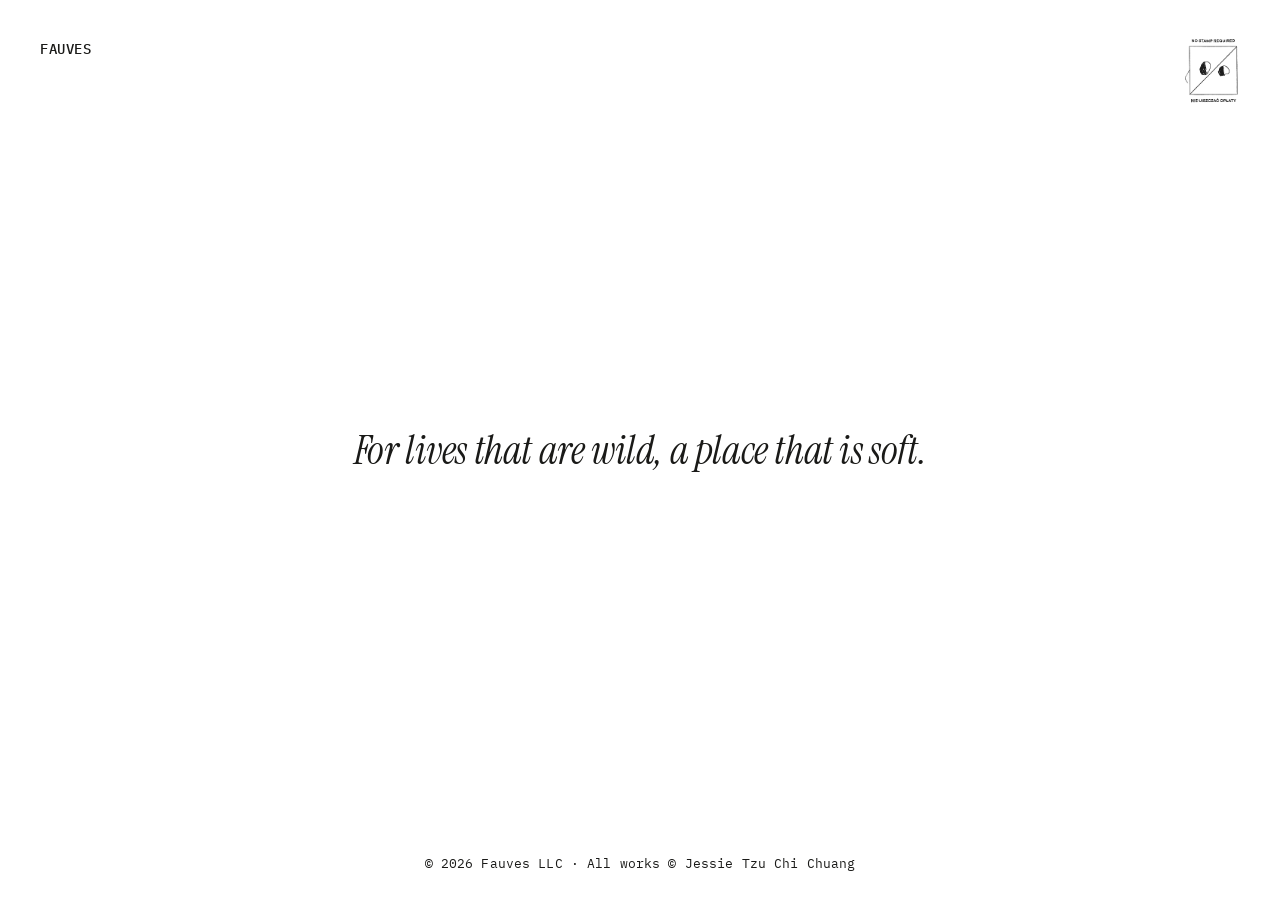
<file: index.html>
<!doctype html>
<html lang="en">
<head>
<meta charset="utf-8">
<meta name="viewport" content="width=device-width, initial-scale=1">
<title>Fauves</title>
<meta name="description" content="Fauves is the studio of Jessie Tzu Chi Chuang: soft pastel works made for one person, one house or one place. By invitation or introduction.">
<link rel="preconnect" href="https://fonts.googleapis.com">
<link rel="preconnect" href="https://fonts.gstatic.com" crossorigin>
<link rel="stylesheet" href="https://fonts.googleapis.com/css2?family=IBM+Plex+Mono:wght@400;500&amp;family=Instrument+Serif:ital@0;1&amp;display=swap">
<link rel="stylesheet" href="/site.css?v=4">
</head>
<body>
<div class="page screen">
<header class="top">
<a class="logo" href="/">Fauves</a>
<div class="menu-wrap">
<button class="stamp" type="button" aria-expanded="false" aria-controls="menu" aria-label="Menu"><img src="/stamp.png" alt=""></button>
<nav class="menu" id="menu" aria-label="Primary">
<a href="/apply.html">Apply</a>
<a href="/about.html">About</a>
<a href="/commissions.html">Commissions</a>
</nav>
</div>
</header>
<main class="center"><h1 class="tagline serif">For lives that are wild, a place that is soft.</h1></main>
<div class="spacer"></div>
<footer class="foot">© 2026 Fauves LLC · All works © Jessie Tzu Chi Chuang</footer>
</div>
<script src="/site.js?v=4"></script>
</body>
</html>
</file>
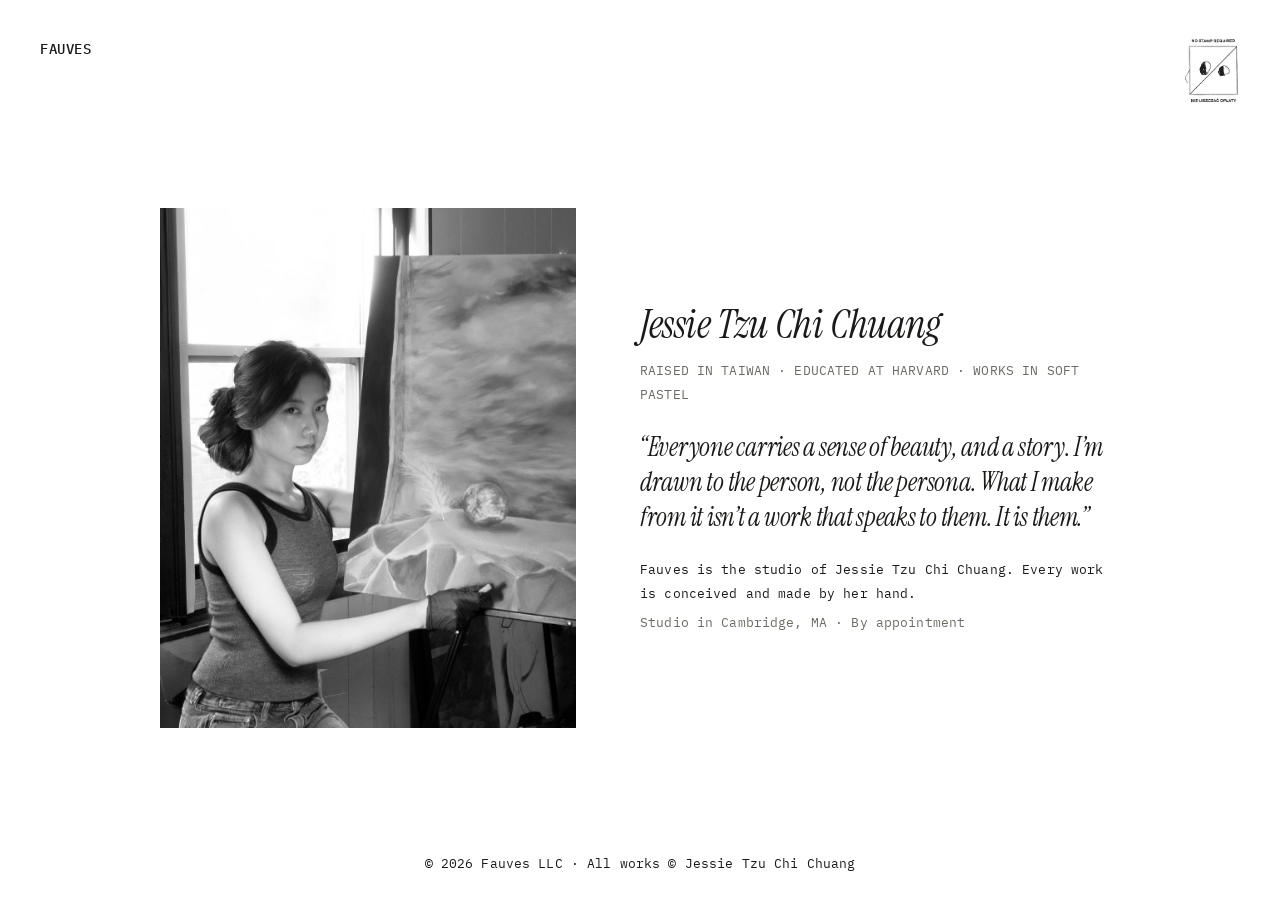
<file: about.html>
<!doctype html>
<html lang="en">
<head>
<meta charset="utf-8">
<meta name="viewport" content="width=device-width, initial-scale=1">
<title>About — Fauves</title>
<meta name="description" content="Fauves is the studio of Jessie Tzu Chi Chuang: soft pastel works made for one person, one house or one place. By invitation or introduction.">
<link rel="preconnect" href="https://fonts.googleapis.com">
<link rel="preconnect" href="https://fonts.gstatic.com" crossorigin>
<link rel="stylesheet" href="https://fonts.googleapis.com/css2?family=IBM+Plex+Mono:wght@400;500&amp;family=Instrument+Serif:ital@0;1&amp;display=swap">
<link rel="stylesheet" href="/site.css?v=4">
</head>
<body>
<div class="page screen about-page">
<header class="top">
<a class="logo" href="/">Fauves</a>
<div class="menu-wrap">
<button class="stamp" type="button" aria-expanded="false" aria-controls="menu" aria-label="Menu"><img src="/stamp.png" alt=""></button>
<nav class="menu" id="menu" aria-label="Primary">
<a href="/apply.html">Apply</a>
<a href="/about.html" aria-current="page">About</a>
<a href="/commissions.html">Commissions</a>
</nav>
</div>
</header>
<main class="about"><div class="about-inner">
<img class="portrait" src="/portrait-2.jpg" alt="Jessie Tzu Chi Chuang in her studio beside Frame on the easel">
<div class="about-text">
<div style="display:flex;flex-direction:column;gap:12px">
<h1 class="serif">Jessie Tzu Chi Chuang</h1>
<p class="label">Raised in Taiwan · Educated at Harvard · Works in soft pastel</p>
</div>
<blockquote class="serif">“Everyone carries a sense of beauty, and a story. I’m drawn to the person, not the persona. What I make from it isn’t a work that speaks to them. It is them.”</blockquote>
<div style="display:flex;flex-direction:column;gap:6px">
<p>Fauves is the studio of Jessie Tzu Chi Chuang. Every work is conceived and made by her hand.</p>
<p style="color:#6B6A64">Studio in Cambridge, MA · By appointment</p>
</div>
</div>
</div></main>
<footer class="foot">© 2026 Fauves LLC · All works © Jessie Tzu Chi Chuang</footer>
</div>
<script src="/site.js?v=4"></script>
</body>
</html>
</file>
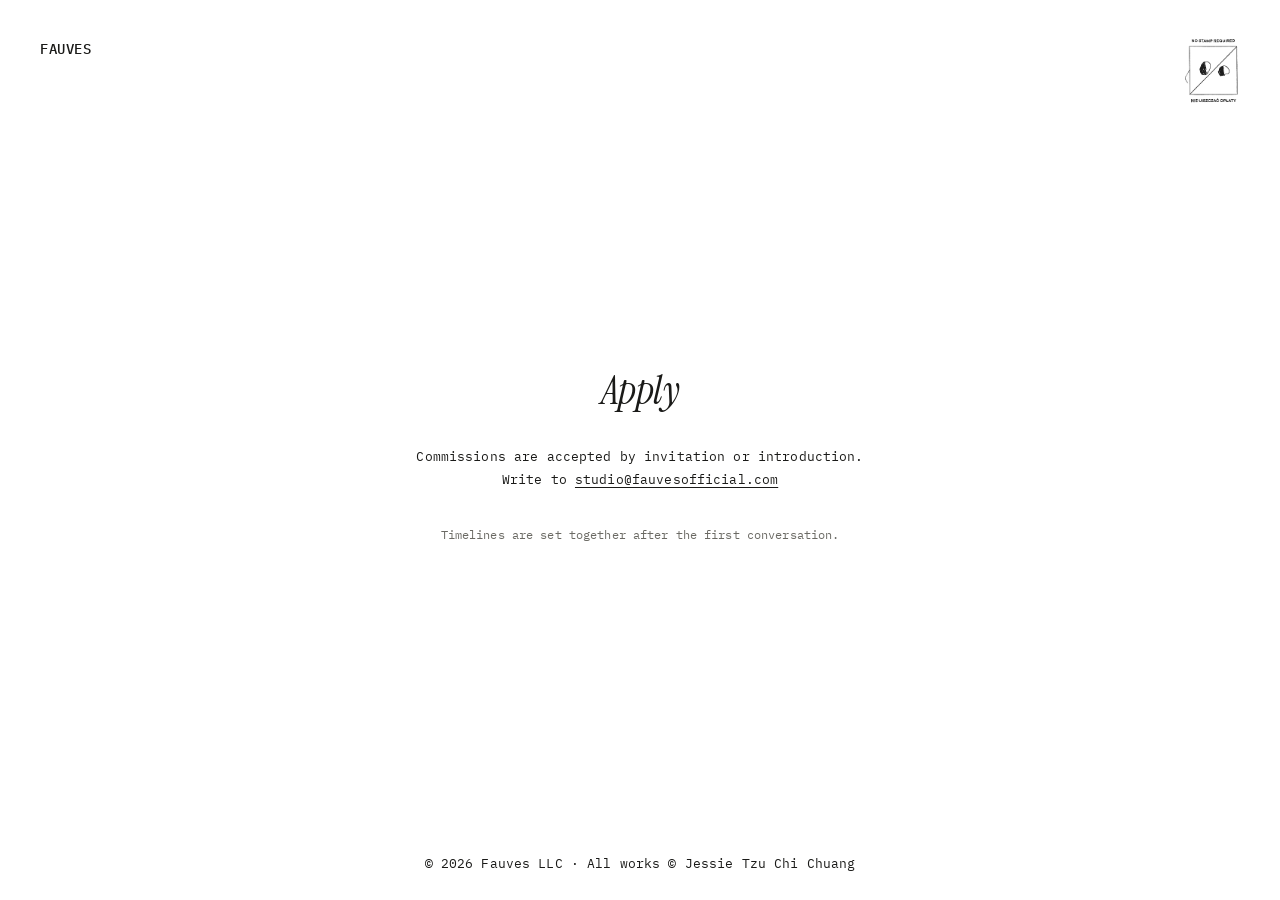
<file: apply.html>
<!doctype html>
<html lang="en">
<head>
<meta charset="utf-8">
<meta name="viewport" content="width=device-width, initial-scale=1">
<title>Apply — Fauves</title>
<meta name="description" content="Fauves is the studio of Jessie Tzu Chi Chuang: soft pastel works made for one person, one house or one place. By invitation or introduction.">
<link rel="preconnect" href="https://fonts.googleapis.com">
<link rel="preconnect" href="https://fonts.gstatic.com" crossorigin>
<link rel="stylesheet" href="https://fonts.googleapis.com/css2?family=IBM+Plex+Mono:wght@400;500&amp;family=Instrument+Serif:ital@0;1&amp;display=swap">
<link rel="stylesheet" href="/site.css?v=4">
</head>
<body>
<div class="page screen">
<header class="top">
<a class="logo" href="/">Fauves</a>
<div class="menu-wrap">
<button class="stamp" type="button" aria-expanded="false" aria-controls="menu" aria-label="Menu"><img src="/stamp.png" alt=""></button>
<nav class="menu" id="menu" aria-label="Primary">
<a href="/apply.html" aria-current="page">Apply</a>
<a href="/about.html">About</a>
<a href="/commissions.html">Commissions</a>
</nav>
</div>
</header>
<main class="apply">
<h1 class="tagline serif">Apply</h1>
<p>Commissions are accepted by invitation or introduction.<br>Write to <a href="mailto:studio@fauvesofficial.com">studio@fauvesofficial.com</a></p>
<p class="muted">Timelines are set together after the first conversation.</p>
</main>
<footer class="foot">© 2026 Fauves LLC · All works © Jessie Tzu Chi Chuang</footer>
</div>
<script src="/site.js?v=4"></script>
</body>
</html>
</file>
<file: site.css>
html,body{margin:0;background:#fff}
body{color:#1A1A18;font-family:'IBM Plex Mono',ui-monospace,monospace;-webkit-font-smoothing:antialiased}
a{color:#1A1A18;text-decoration:none}a:hover{color:#6B6A64}
.serif{font-family:'Instrument Serif',Georgia,serif;font-style:italic;font-weight:400;letter-spacing:-.01em}
.label{font-size:11px;letter-spacing:.08em;text-transform:uppercase;color:#6B6A64}

/* page frame */
.page{position:relative;min-height:100vh;box-sizing:border-box;display:flex;flex-direction:column;padding:36px 40px 28px}
.page.screen{height:100vh;height:100dvh;overflow:hidden}
.top{position:relative;z-index:2;display:flex;justify-content:space-between;align-items:flex-start;gap:24px;min-height:69px}
.logo{font-size:14px;font-weight:500;letter-spacing:.04em;text-transform:uppercase;padding-top:4px}
.menu-wrap{position:relative;display:flex;flex-direction:column;align-items:flex-end}
.stamp{background:transparent;border:0;padding:0;cursor:pointer;transition:transform 320ms cubic-bezier(.2,.7,.2,1)}
.stamp img{width:58px;height:69px;display:block}
.open .stamp{transform:translateX(-76px)}
.menu{position:absolute;top:88px;right:0;z-index:3;display:none;flex-direction:column;align-items:flex-end;gap:22px;font-size:19px;letter-spacing:.02em;text-transform:uppercase}
.open .menu{display:flex}
@keyframes fvIn{from{opacity:0;transform:translateY(-8px)}to{opacity:1;transform:none}}
.menu a{opacity:0;animation:fvIn 260ms cubic-bezier(.2,.7,.2,1) forwards}
.menu a:nth-child(1){animation-delay:40ms}.menu a:nth-child(2){animation-delay:110ms}.menu a:nth-child(3){animation-delay:180ms}
.menu a[aria-current=page]{text-decoration:underline;text-underline-offset:5px}
.foot{position:relative;z-index:2;text-align:center;font-size:13px;letter-spacing:.01em;padding-top:24px}

/* home */
.center{position:absolute;inset:0;z-index:1;display:flex;flex-direction:column;align-items:center;justify-content:center;gap:20px;padding:0 24px;pointer-events:none;text-align:center}
.center a{pointer-events:auto}
.tagline{margin:0;font-size:40px;line-height:1.15}
.spacer{flex:1}

/* apply */
.apply{flex:1;display:flex;flex-direction:column;align-items:center;justify-content:center;gap:32px;text-align:center;padding:48px 24px 72px}
.apply p{margin:0;font-size:13px;line-height:1.8;letter-spacing:.01em;max-width:560px}
.apply .muted{font-size:12px;color:#6B6A64}
.apply a{text-decoration:underline;text-underline-offset:3px}

/* about */
.about{flex:1;min-height:0;display:flex;align-items:center;justify-content:center;padding:16px 0}
.about-inner{width:100%;max-width:1040px;display:flex;flex-wrap:nowrap;align-items:center;justify-content:center;gap:clamp(24px,5vw,72px)}
.portrait{flex:0 0 auto;height:min(60vh,520px,50vw);aspect-ratio:4/5;object-fit:cover;display:block;background:#F1F1EF}
.about-text{flex:1 1 0;min-width:0;max-width:480px;display:flex;flex-direction:column;gap:clamp(14px,2.6vh,28px)}
.about-text h1{margin:0;font-size:clamp(24px,3.2vw,40px);line-height:1.15}
.about-text blockquote{margin:0;font-size:clamp(16px,2.1vw,26px);line-height:1.35}
.about-text p{margin:0;font-size:13px;line-height:1.8;letter-spacing:.01em}

/* commissions */
.hero{min-height:calc(100vh - 141px);box-sizing:border-box;display:flex;flex-wrap:wrap;align-items:center;justify-content:center;gap:64px;padding:24px 0 40px}
.work{margin:0;display:flex;flex-direction:column;align-items:center;gap:22px}
.work img{height:min(58vh,560px);max-width:min(62vw,800px);width:auto;object-fit:contain;display:block}
.work figcaption{display:flex;flex-direction:column;align-items:center;gap:8px;text-align:center}
.work h1{margin:0;font-size:34px;line-height:1.15}
.book{display:flex;flex-direction:column;align-items:center;gap:22px}
.zoom{background:transparent;border:0;padding:0;cursor:zoom-in;display:block;max-width:100%}
.stage{cursor:zoom-in;outline-offset:6px;position:relative;width:min(34vw,440px);height:min(36vh,340px);touch-action:pan-y pinch-zoom}
.fstage{position:relative;overflow:hidden;height:min(58vh,560px);aspect-ratio:1.421;max-width:min(62vw,800px);cursor:zoom-in;touch-action:pan-y pinch-zoom;outline-offset:6px}
.stage img,.fstage img{position:absolute;inset:0;width:100%;height:100%;object-fit:contain;opacity:0;visibility:hidden;transition:opacity 600ms ease,visibility 0s linear 600ms}
.stage img.on,.fstage img.on{opacity:1;visibility:visible;transition:opacity 600ms ease,visibility 0s}
.arrows{display:flex;gap:8px}
.arrows button{width:44px;height:44px;display:flex;align-items:center;justify-content:center;background:transparent;border:0;padding:0;cursor:pointer;color:#1A1A18}
.book-label{margin:0;text-align:center}
.book-label em{font-family:'Instrument Serif',Georgia,serif;font-size:16px;letter-spacing:0;text-transform:none;color:#1A1A18}
.collection{display:flex;flex-direction:column;align-items:center;gap:36px;padding:72px 0 96px;border-top:1px solid #EDEDEA}
.collection h2{margin:0;font-weight:400}
.row-scroll{width:100%;overflow-x:auto}
.row{list-style:none;margin:0 auto;padding:0 40px 12px;width:max-content;min-width:100%;box-sizing:border-box;display:flex;justify-content:center;gap:48px}
.row li{display:flex;flex-direction:column;align-items:center;gap:14px;text-align:center}
.row button{background:transparent;border:0;padding:0;cursor:zoom-in}
.row img{height:220px;width:auto;display:block}
.row .t{font-size:17px}
.row .m{font-size:10px}
.lightbox{position:fixed;inset:0;z-index:10;background:rgba(255,255,255,.97);display:none;flex-direction:column;align-items:center;justify-content:center;gap:20px;padding:64px 24px 40px;box-sizing:border-box}
.lightbox.show{display:flex}
.lightbox img{max-width:100%;max-height:calc(100% - 80px);object-fit:contain}
.lightbox .close{position:absolute;top:28px;right:32px;width:48px;height:48px;background:transparent;border:0;cursor:pointer;color:#1A1A18;display:flex;align-items:center;justify-content:center}
.lightbox .t{font-size:22px}
.lb-arrows{display:none}
.lightbox.book .lb-arrows{display:flex}
.lightbox.book img{max-height:calc(100% - 140px)}

@media (max-width:760px){
  .page{padding:24px 20px 20px}
  .tagline{font-size:30px}
  .open .stamp{transform:translateX(-62px)}
  .hero{gap:40px}
  .work img{max-width:100%;height:auto}
  .stage{width:86vw;height:56vw}
  .fstage{width:calc(100vw - 40px);height:auto;max-width:none}
  .lightbox.book img{width:100%;height:auto;aspect-ratio:1.51;max-height:none}
  .fstage img{height:100%;max-width:none}
  .row img{height:180px}
}
@media (max-width:600px){
  .about{padding:8px 0}
  .about-inner{flex-direction:column;align-items:flex-start;gap:16px}
  .portrait{height:min(34vh,300px)}
  .about-text{flex:0 0 auto;gap:10px}
  .about-text h1{font-size:24px}
  .about-text blockquote{font-size:16px;line-height:1.3}
  .about-text p{font-size:11px;line-height:1.6}
  .about-text .label{font-size:9px}
  .foot{font-size:10px;padding-top:12px}
}
@media (prefers-reduced-motion:reduce){.menu a{animation-duration:1ms}.stamp,.stage img,.fstage img{transition:none}}
</file>
